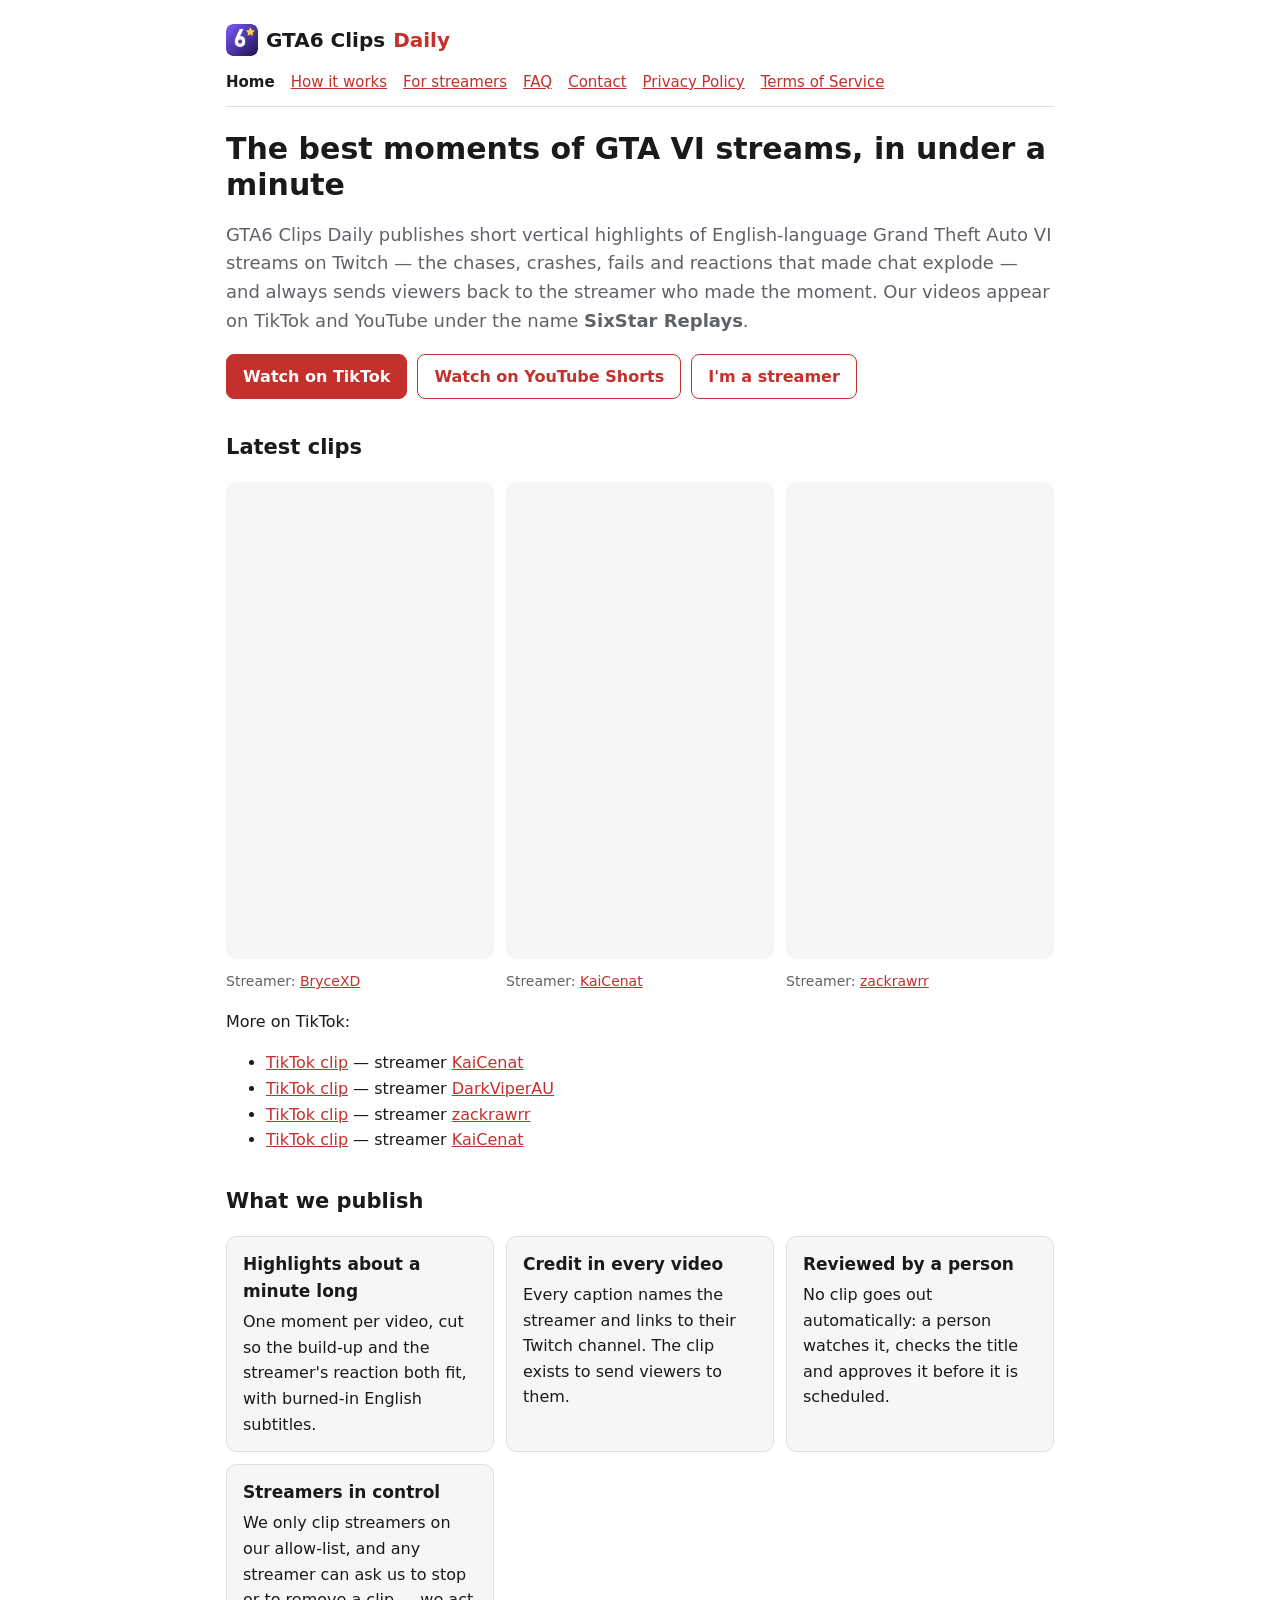
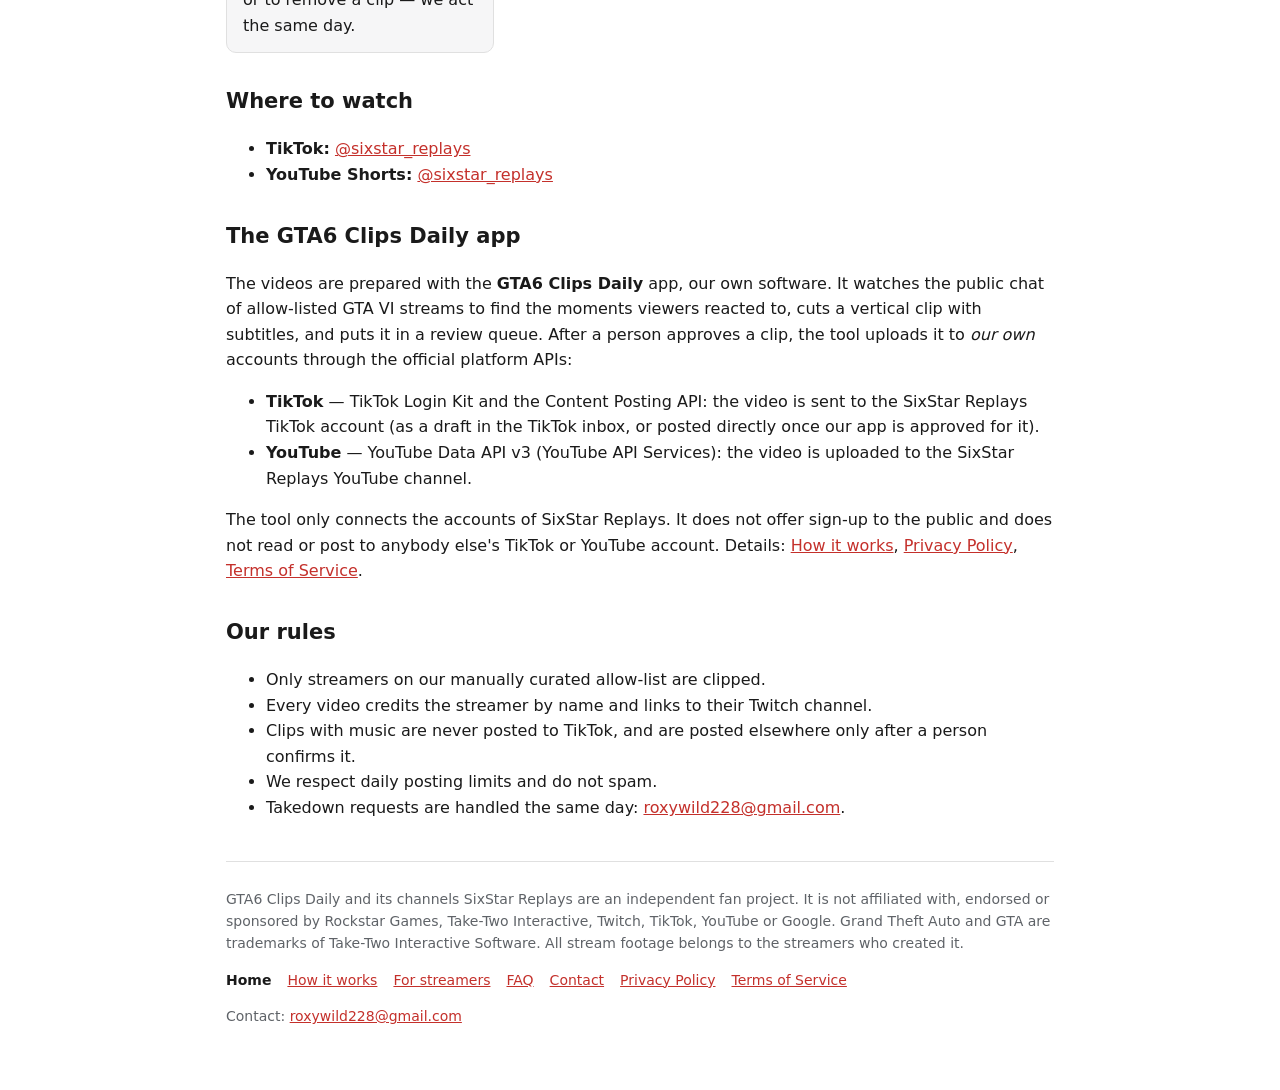
<file: index.html>
<!doctype html>
<html lang="en">
<head>
<meta charset="utf-8">
<meta name="viewport" content="width=device-width, initial-scale=1">
<title>GTA6 Clips Daily — GTA VI stream highlights</title>
<meta name="description" content="Short highlights of English-language GTA VI Twitch streams on TikTok and YouTube Shorts, always crediting the streamer.">
<link rel="icon" type="image/png" sizes="32x32" href="assets/icon-32.png">
<link rel="icon" type="image/png" sizes="512x512" href="assets/icon-512.png">
<link rel="apple-touch-icon" href="assets/icon-180.png">
<meta property="og:image" content="https://yggg582.github.io/gta6-autoclipper-site/assets/icon-512.png">
<link rel="stylesheet" href="style.css">
</head>
<body>
<main>
<header>
  <a class="home" href="./"><img src="assets/icon-180.png" alt="" width="32" height="32"> GTA6 Clips <span>Daily</span></a>
  <nav><a href="index.html" aria-current="page">Home</a><a href="how-it-works.html">How it works</a><a href="streamers.html">For streamers</a><a href="faq.html">FAQ</a><a href="contact.html">Contact</a><a href="privacy.html">Privacy Policy</a><a href="terms.html">Terms of Service</a></nav>
</header>
<h1>The best moments of GTA VI streams, in under a minute</h1>
<p class="lead">GTA6 Clips Daily publishes short vertical highlights of English-language Grand Theft Auto VI streams
on Twitch — the chases, crashes, fails and reactions that made chat explode — and always sends viewers back to the
streamer who made the moment. Our videos appear on TikTok and YouTube under the name <strong>SixStar Replays</strong>.</p>
<div class="cta">
  <a class="btn primary" href="https://www.tiktok.com/@sixstar_replays">Watch on TikTok</a>
  <a class="btn" href="https://www.youtube.com/@sixstar_replays">Watch on YouTube Shorts</a>
  <a class="btn" href="streamers.html">I'm a streamer</a>
</div>

<h2>Latest clips</h2>
<div class="clips">
  <figure><iframe src="https://www.youtube-nocookie.com/embed/oy7c6AU_kBY" title="GTA VI highlight — BryceXD" loading="lazy" allow="encrypted-media; picture-in-picture" allowfullscreen></iframe>
    <figcaption>Streamer: <a href="https://twitch.tv/brycexd">BryceXD</a></figcaption></figure>
  <figure><iframe src="https://www.youtube-nocookie.com/embed/F-o0fwinVl8" title="GTA VI highlight — KaiCenat" loading="lazy" allow="encrypted-media; picture-in-picture" allowfullscreen></iframe>
    <figcaption>Streamer: <a href="https://twitch.tv/kaicenat">KaiCenat</a></figcaption></figure>
  <figure><iframe src="https://www.youtube-nocookie.com/embed/cuJGo-WkTew" title="GTA VI highlight — zackrawrr" loading="lazy" allow="encrypted-media; picture-in-picture" allowfullscreen></iframe>
    <figcaption>Streamer: <a href="https://twitch.tv/zackrawrr">zackrawrr</a></figcaption></figure>
</div>
<p>More on TikTok:</p>
<ul>
  <li><a href="https://www.tiktok.com/@sixstar_replays/video/7710032911558397206">TikTok clip</a> — streamer <a href="https://twitch.tv/kaicenat">KaiCenat</a></li>
  <li><a href="https://www.tiktok.com/@sixstar_replays/video/7709952665857412384">TikTok clip</a> — streamer <a href="https://twitch.tv/darkviperau">DarkViperAU</a></li>
  <li><a href="https://www.tiktok.com/@sixstar_replays/video/7709944524272962848">TikTok clip</a> — streamer <a href="https://twitch.tv/zackrawrr">zackrawrr</a></li>
  <li><a href="https://www.tiktok.com/@sixstar_replays/video/7709877686319009057">TikTok clip</a> — streamer <a href="https://twitch.tv/kaicenat">KaiCenat</a></li>
</ul>

<h2>What we publish</h2>
<div class="cards">
  <div class="card"><h3>Highlights about a minute long</h3><p>One moment per video, cut so the build-up and the
    streamer's reaction both fit, with burned-in English subtitles.</p></div>
  <div class="card"><h3>Credit in every video</h3><p>Every caption names the streamer and links to their Twitch
    channel. The clip exists to send viewers to them.</p></div>
  <div class="card"><h3>Reviewed by a person</h3><p>No clip goes out automatically: a person watches it, checks the
    title and approves it before it is scheduled.</p></div>
  <div class="card"><h3>Streamers in control</h3><p>We only clip streamers on our allow-list, and any streamer can
    ask us to stop or to remove a clip — we act the same day.</p></div>
</div>

<h2>Where to watch</h2>
<ul>
  <li><strong>TikTok:</strong> <a href="https://www.tiktok.com/@sixstar_replays">@sixstar_replays</a></li>
  <li><strong>YouTube Shorts:</strong> <a href="https://www.youtube.com/@sixstar_replays">@sixstar_replays</a></li>
</ul>

<h2>The GTA6 Clips Daily app</h2>
<p>The videos are prepared with the <strong>GTA6 Clips Daily</strong> app, our own software. It watches the public chat of
allow-listed GTA VI streams to find the moments viewers reacted to, cuts a vertical clip with subtitles, and puts it
in a review queue. After a person approves a clip, the tool uploads it to <em>our own</em> accounts through the
official platform APIs:</p>
<ul>
  <li><strong>TikTok</strong> — TikTok Login Kit and the Content Posting API: the video is sent to the SixStar
    Replays TikTok account (as a draft in the TikTok inbox, or posted directly once our app is approved for it).</li>
  <li><strong>YouTube</strong> — YouTube Data API v3 (YouTube API Services): the video is uploaded to the SixStar
    Replays YouTube channel.</li>
</ul>
<p>The tool only connects the accounts of SixStar Replays. It does not offer sign-up to the public and does not read
or post to anybody else's TikTok or YouTube account. Details: <a href="how-it-works.html">How it works</a>,
<a href="privacy.html">Privacy Policy</a>, <a href="terms.html">Terms of Service</a>.</p>

<h2>Our rules</h2>
<ul>
  <li>Only streamers on our manually curated allow-list are clipped.</li>
  <li>Every video credits the streamer by name and links to their Twitch channel.</li>
  <li>Clips with music are never posted to TikTok, and are posted elsewhere only after a person confirms it.</li>
  <li>We respect daily posting limits and do not spam.</li>
  <li>Takedown requests are handled the same day: <a href="mailto:roxywild228@gmail.com">roxywild228@gmail.com</a>.</li>
</ul>
<footer>
  <p>GTA6 Clips Daily and its channels SixStar Replays are an independent fan project. It is not affiliated with, endorsed or sponsored by Rockstar Games,
  Take-Two Interactive, Twitch, TikTok, YouTube or Google. Grand Theft Auto and GTA are trademarks of Take-Two
  Interactive Software. All stream footage belongs to the streamers who created it.</p>
  <nav><a href="index.html" aria-current="page">Home</a><a href="how-it-works.html">How it works</a><a href="streamers.html">For streamers</a><a href="faq.html">FAQ</a><a href="contact.html">Contact</a><a href="privacy.html">Privacy Policy</a><a href="terms.html">Terms of Service</a></nav>
  <p>Contact: <a href="mailto:roxywild228@gmail.com">roxywild228@gmail.com</a></p>
</footer>
</main>
</body>
</html>
</file>
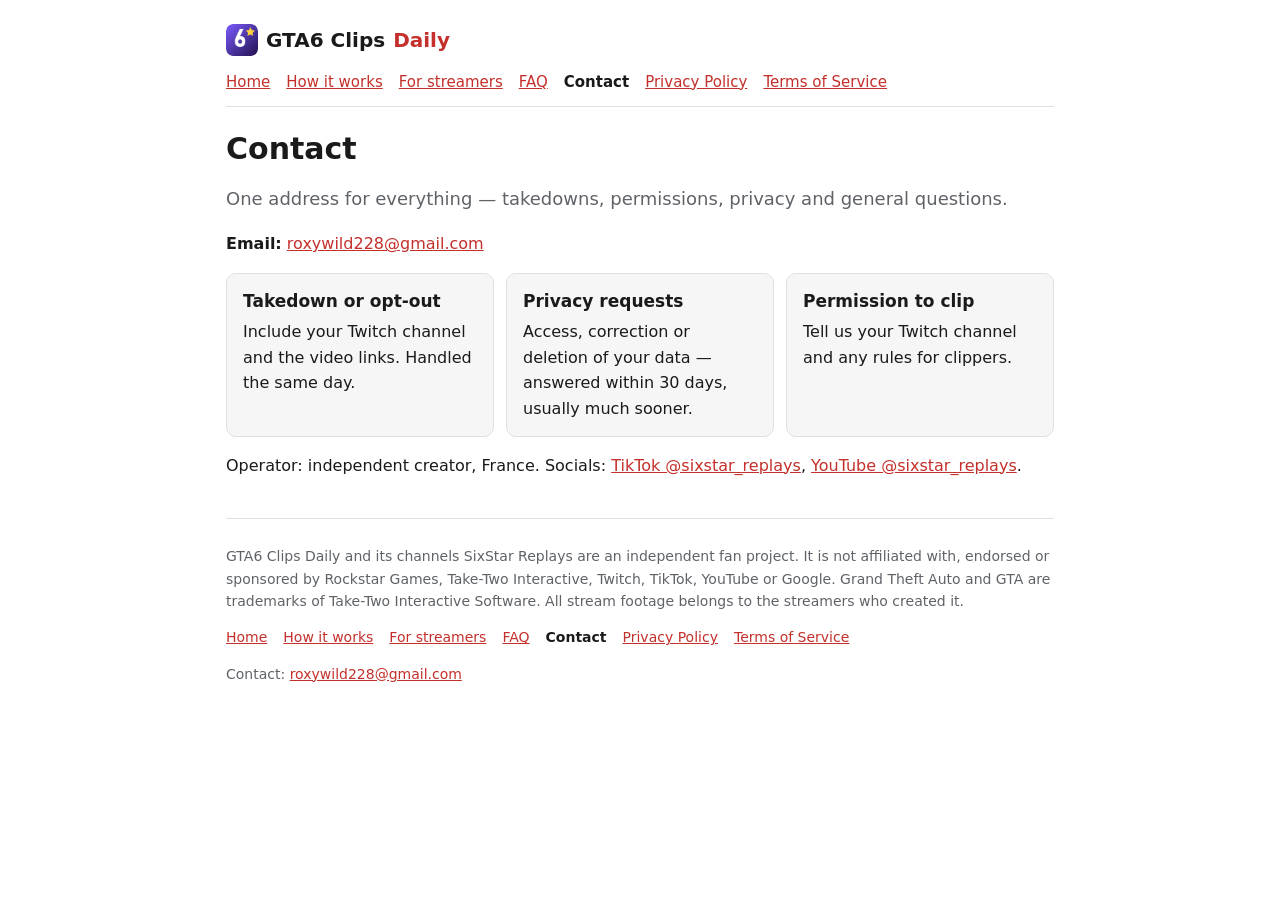
<file: contact.html>
<!doctype html>
<html lang="en">
<head>
<meta charset="utf-8">
<meta name="viewport" content="width=device-width, initial-scale=1">
<title>Contact — GTA6 Clips Daily</title>
<meta name="description" content="Contact SixStar Replays for takedowns, permissions and privacy requests.">
<link rel="icon" type="image/png" sizes="32x32" href="assets/icon-32.png">
<link rel="icon" type="image/png" sizes="512x512" href="assets/icon-512.png">
<link rel="apple-touch-icon" href="assets/icon-180.png">
<meta property="og:image" content="https://yggg582.github.io/gta6-autoclipper-site/assets/icon-512.png">
<link rel="stylesheet" href="style.css">
</head>
<body>
<main>
<header>
  <a class="home" href="./"><img src="assets/icon-180.png" alt="" width="32" height="32"> GTA6 Clips <span>Daily</span></a>
  <nav><a href="index.html">Home</a><a href="how-it-works.html">How it works</a><a href="streamers.html">For streamers</a><a href="faq.html">FAQ</a><a href="contact.html" aria-current="page">Contact</a><a href="privacy.html">Privacy Policy</a><a href="terms.html">Terms of Service</a></nav>
</header>
<h1>Contact</h1>
<p class="lead">One address for everything — takedowns, permissions, privacy and general questions.</p>
<p><strong>Email:</strong> <a href="mailto:roxywild228@gmail.com">roxywild228@gmail.com</a></p>
<div class="cards">
  <div class="card"><h3>Takedown or opt-out</h3><p>Include your Twitch channel and the video links. Handled the
    same day.</p></div>
  <div class="card"><h3>Privacy requests</h3><p>Access, correction or deletion of your data — answered within 30
    days, usually much sooner.</p></div>
  <div class="card"><h3>Permission to clip</h3><p>Tell us your Twitch channel and any rules for clippers.</p></div>
</div>
<p>Operator: independent creator, France. Socials: <a href="https://www.tiktok.com/@sixstar_replays">TikTok @sixstar_replays</a>,
<a href="https://www.youtube.com/@sixstar_replays">YouTube @sixstar_replays</a>.</p>
<footer>
  <p>GTA6 Clips Daily and its channels SixStar Replays are an independent fan project. It is not affiliated with, endorsed or sponsored by Rockstar Games,
  Take-Two Interactive, Twitch, TikTok, YouTube or Google. Grand Theft Auto and GTA are trademarks of Take-Two
  Interactive Software. All stream footage belongs to the streamers who created it.</p>
  <nav><a href="index.html">Home</a><a href="how-it-works.html">How it works</a><a href="streamers.html">For streamers</a><a href="faq.html">FAQ</a><a href="contact.html" aria-current="page">Contact</a><a href="privacy.html">Privacy Policy</a><a href="terms.html">Terms of Service</a></nav>
  <p>Contact: <a href="mailto:roxywild228@gmail.com">roxywild228@gmail.com</a></p>
</footer>
</main>
</body>
</html>
</file>
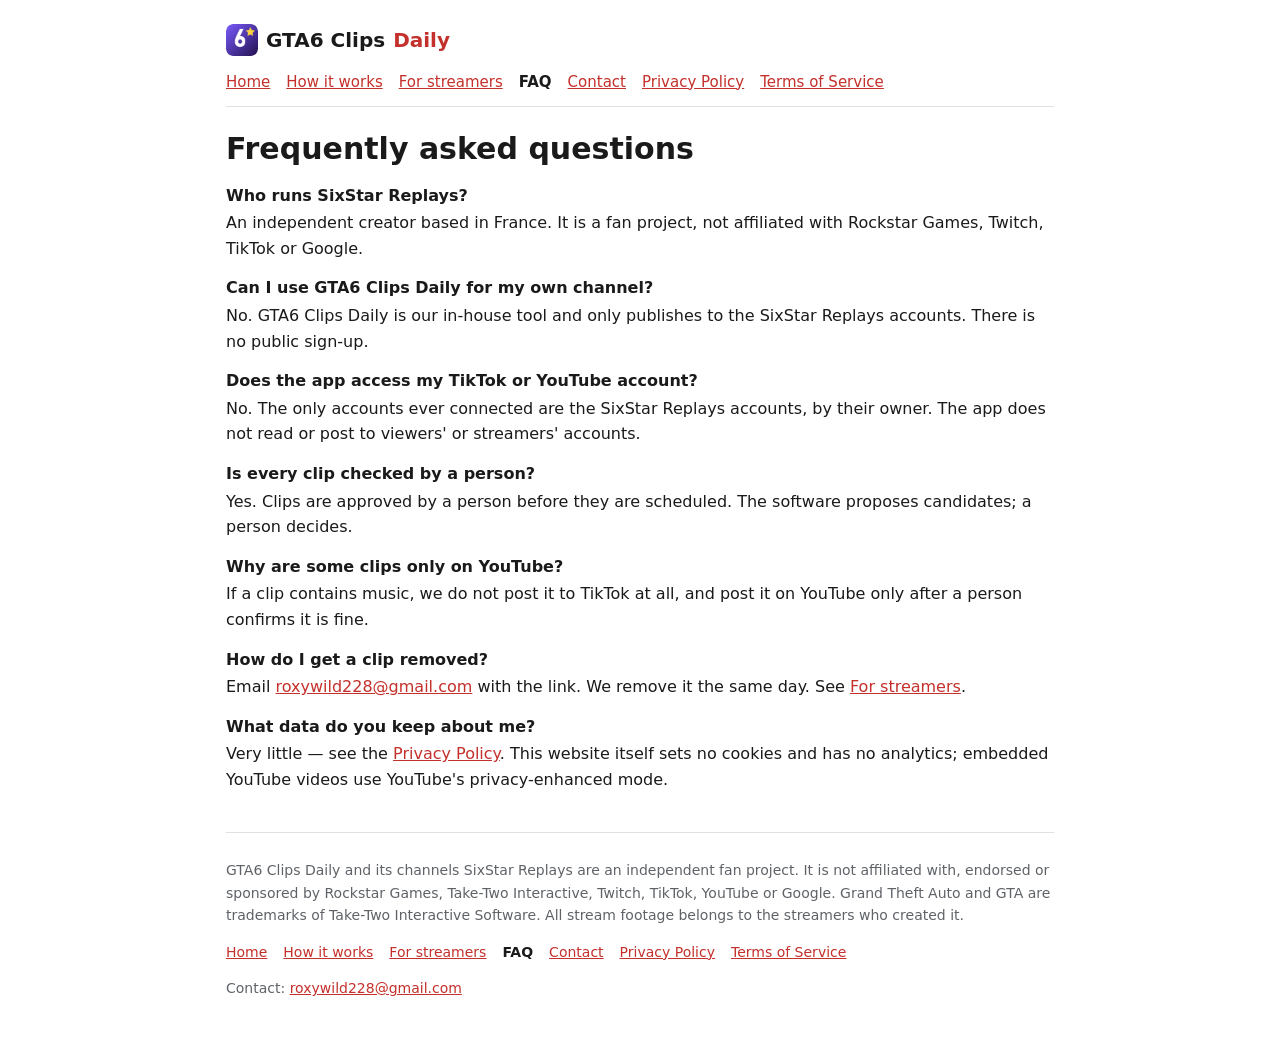
<file: faq.html>
<!doctype html>
<html lang="en">
<head>
<meta charset="utf-8">
<meta name="viewport" content="width=device-width, initial-scale=1">
<title>FAQ — GTA6 Clips Daily</title>
<meta name="description" content="Frequently asked questions about SixStar Replays and GTA6 Clips Daily.">
<link rel="icon" type="image/png" sizes="32x32" href="assets/icon-32.png">
<link rel="icon" type="image/png" sizes="512x512" href="assets/icon-512.png">
<link rel="apple-touch-icon" href="assets/icon-180.png">
<meta property="og:image" content="https://yggg582.github.io/gta6-autoclipper-site/assets/icon-512.png">
<link rel="stylesheet" href="style.css">
</head>
<body>
<main>
<header>
  <a class="home" href="./"><img src="assets/icon-180.png" alt="" width="32" height="32"> GTA6 Clips <span>Daily</span></a>
  <nav><a href="index.html">Home</a><a href="how-it-works.html">How it works</a><a href="streamers.html">For streamers</a><a href="faq.html" aria-current="page">FAQ</a><a href="contact.html">Contact</a><a href="privacy.html">Privacy Policy</a><a href="terms.html">Terms of Service</a></nav>
</header>
<h1>Frequently asked questions</h1>
<dl>
  <dt>Who runs SixStar Replays?</dt>
  <dd>An independent creator based in France. It is a fan project, not affiliated with Rockstar Games, Twitch,
    TikTok or Google.</dd>

  <dt>Can I use GTA6 Clips Daily for my own channel?</dt>
  <dd>No. GTA6 Clips Daily is our in-house tool and only publishes to the SixStar Replays accounts. There is no
    public sign-up.</dd>

  <dt>Does the app access my TikTok or YouTube account?</dt>
  <dd>No. The only accounts ever connected are the SixStar Replays accounts, by their owner. The app does not read
    or post to viewers' or streamers' accounts.</dd>

  <dt>Is every clip checked by a person?</dt>
  <dd>Yes. Clips are approved by a person before they are scheduled. The software proposes candidates; a person
    decides.</dd>

  <dt>Why are some clips only on YouTube?</dt>
  <dd>If a clip contains music, we do not post it to TikTok at all, and post it on YouTube only after a person
    confirms it is fine.</dd>

  <dt>How do I get a clip removed?</dt>
  <dd>Email <a href="mailto:roxywild228@gmail.com">roxywild228@gmail.com</a> with the link. We remove it the same day. See <a href="streamers.html">For streamers</a>.</dd>

  <dt>What data do you keep about me?</dt>
  <dd>Very little — see the <a href="privacy.html">Privacy Policy</a>. This website itself sets no cookies and has no
    analytics; embedded YouTube videos use YouTube's privacy-enhanced mode.</dd>
</dl>
<footer>
  <p>GTA6 Clips Daily and its channels SixStar Replays are an independent fan project. It is not affiliated with, endorsed or sponsored by Rockstar Games,
  Take-Two Interactive, Twitch, TikTok, YouTube or Google. Grand Theft Auto and GTA are trademarks of Take-Two
  Interactive Software. All stream footage belongs to the streamers who created it.</p>
  <nav><a href="index.html">Home</a><a href="how-it-works.html">How it works</a><a href="streamers.html">For streamers</a><a href="faq.html" aria-current="page">FAQ</a><a href="contact.html">Contact</a><a href="privacy.html">Privacy Policy</a><a href="terms.html">Terms of Service</a></nav>
  <p>Contact: <a href="mailto:roxywild228@gmail.com">roxywild228@gmail.com</a></p>
</footer>
</main>
</body>
</html>
</file>
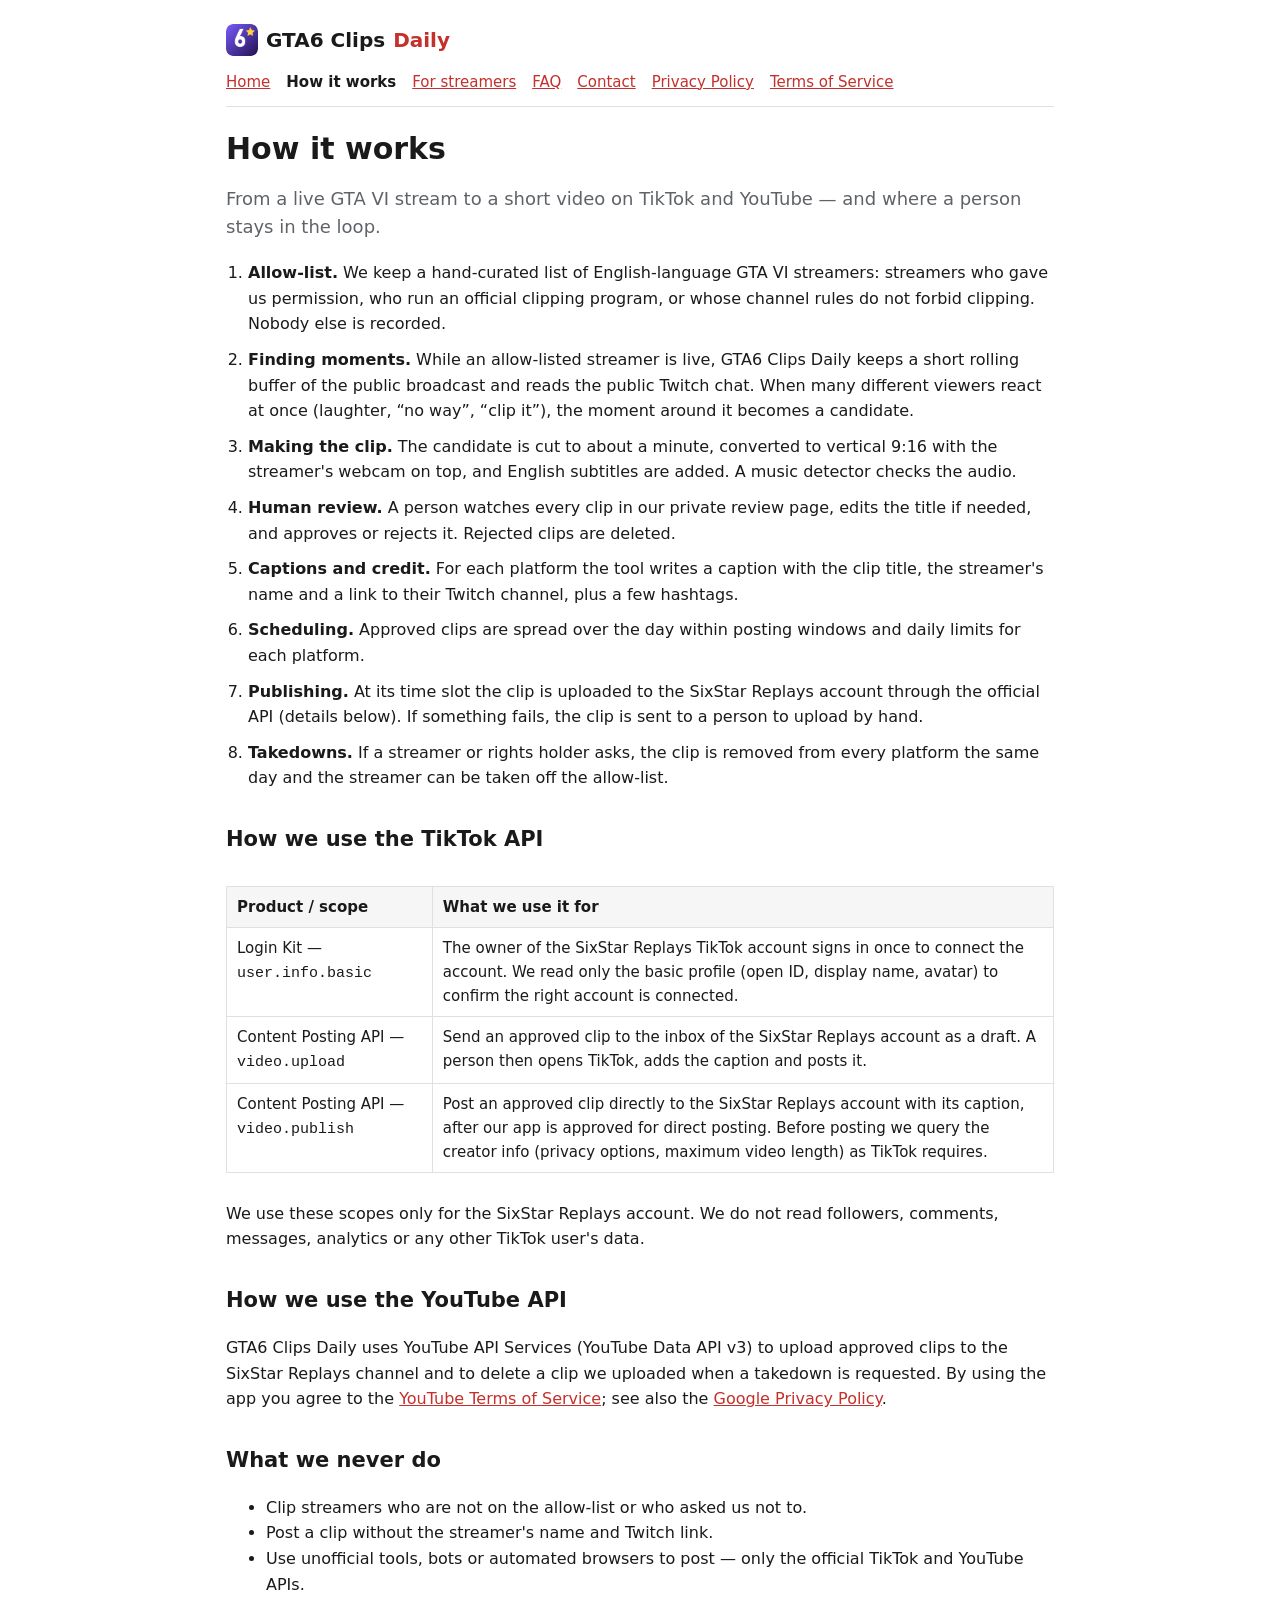
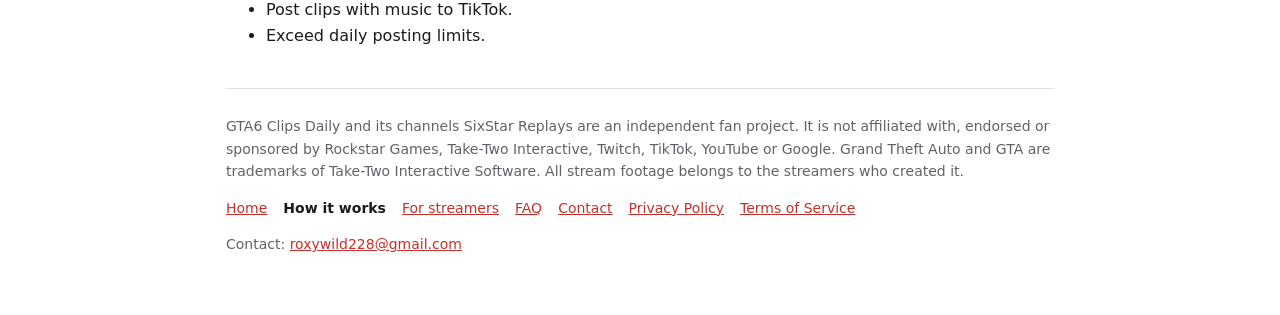
<file: how-it-works.html>
<!doctype html>
<html lang="en">
<head>
<meta charset="utf-8">
<meta name="viewport" content="width=device-width, initial-scale=1">
<title>How it works — GTA6 Clips Daily</title>
<meta name="description" content="How SixStar Replays turns GTA VI stream moments into short videos and how GTA6 Clips Daily uses the TikTok and YouTube APIs.">
<link rel="icon" type="image/png" sizes="32x32" href="assets/icon-32.png">
<link rel="icon" type="image/png" sizes="512x512" href="assets/icon-512.png">
<link rel="apple-touch-icon" href="assets/icon-180.png">
<meta property="og:image" content="https://yggg582.github.io/gta6-autoclipper-site/assets/icon-512.png">
<link rel="stylesheet" href="style.css">
</head>
<body>
<main>
<header>
  <a class="home" href="./"><img src="assets/icon-180.png" alt="" width="32" height="32"> GTA6 Clips <span>Daily</span></a>
  <nav><a href="index.html">Home</a><a href="how-it-works.html" aria-current="page">How it works</a><a href="streamers.html">For streamers</a><a href="faq.html">FAQ</a><a href="contact.html">Contact</a><a href="privacy.html">Privacy Policy</a><a href="terms.html">Terms of Service</a></nav>
</header>
<h1>How it works</h1>
<p class="lead">From a live GTA VI stream to a short video on TikTok and YouTube — and where a person stays in the
loop.</p>

<ol class="steps">
  <li><strong>Allow-list.</strong> We keep a hand-curated list of English-language GTA VI streamers: streamers who
    gave us permission, who run an official clipping program, or whose channel rules do not forbid clipping. Nobody
    else is recorded.</li>
  <li><strong>Finding moments.</strong> While an allow-listed streamer is live, GTA6 Clips Daily keeps a short rolling
    buffer of the public broadcast and reads the public Twitch chat. When many different viewers react at once
    (laughter, “no way”, “clip it”), the moment around it becomes a candidate.</li>
  <li><strong>Making the clip.</strong> The candidate is cut to about a minute, converted to vertical 9:16 with the
    streamer's webcam on top, and English subtitles are added. A music detector checks the audio.</li>
  <li><strong>Human review.</strong> A person watches every clip in our private review page, edits the title if
    needed, and approves or rejects it. Rejected clips are deleted.</li>
  <li><strong>Captions and credit.</strong> For each platform the tool writes a caption with the clip title, the
    streamer's name and a link to their Twitch channel, plus a few hashtags.</li>
  <li><strong>Scheduling.</strong> Approved clips are spread over the day within posting windows and daily limits
    for each platform.</li>
  <li><strong>Publishing.</strong> At its time slot the clip is uploaded to the SixStar Replays account through the
    official API (details below). If something fails, the clip is sent to a person to upload by hand.</li>
  <li><strong>Takedowns.</strong> If a streamer or rights holder asks, the clip is removed from every platform the
    same day and the streamer can be taken off the allow-list.</li>
</ol>

<h2>How we use the TikTok API</h2>
<div class="table-wrap"><table>
  <tr><th>Product / scope</th><th>What we use it for</th></tr>
  <tr><td>Login Kit — <code>user.info.basic</code></td><td>The owner of the SixStar Replays TikTok account signs in
    once to connect the account. We read only the basic profile (open ID, display name, avatar) to confirm the right
    account is connected.</td></tr>
  <tr><td>Content Posting API — <code>video.upload</code></td><td>Send an approved clip to the inbox of the SixStar
    Replays account as a draft. A person then opens TikTok, adds the caption and posts it.</td></tr>
  <tr><td>Content Posting API — <code>video.publish</code></td><td>Post an approved clip directly to the SixStar
    Replays account with its caption, after our app is approved for direct posting. Before posting we query the
    creator info (privacy options, maximum video length) as TikTok requires.</td></tr>
</table></div>
<p>We use these scopes only for the SixStar Replays account. We do not read followers, comments, messages, analytics
or any other TikTok user's data.</p>

<h2>How we use the YouTube API</h2>
<p>GTA6 Clips Daily uses YouTube API Services (YouTube Data API v3) to upload approved clips to the SixStar Replays
channel and to delete a clip we uploaded when a takedown is requested. By using the app you agree to the
<a href="https://www.youtube.com/t/terms">YouTube Terms of Service</a>; see also the
<a href="https://policies.google.com/privacy">Google Privacy Policy</a>.</p>

<h2>What we never do</h2>
<ul>
  <li>Clip streamers who are not on the allow-list or who asked us not to.</li>
  <li>Post a clip without the streamer's name and Twitch link.</li>
  <li>Use unofficial tools, bots or automated browsers to post — only the official TikTok and YouTube APIs.</li>
  <li>Post clips with music to TikTok.</li>
  <li>Exceed daily posting limits.</li>
</ul>
<footer>
  <p>GTA6 Clips Daily and its channels SixStar Replays are an independent fan project. It is not affiliated with, endorsed or sponsored by Rockstar Games,
  Take-Two Interactive, Twitch, TikTok, YouTube or Google. Grand Theft Auto and GTA are trademarks of Take-Two
  Interactive Software. All stream footage belongs to the streamers who created it.</p>
  <nav><a href="index.html">Home</a><a href="how-it-works.html" aria-current="page">How it works</a><a href="streamers.html">For streamers</a><a href="faq.html">FAQ</a><a href="contact.html">Contact</a><a href="privacy.html">Privacy Policy</a><a href="terms.html">Terms of Service</a></nav>
  <p>Contact: <a href="mailto:roxywild228@gmail.com">roxywild228@gmail.com</a></p>
</footer>
</main>
</body>
</html>
</file>
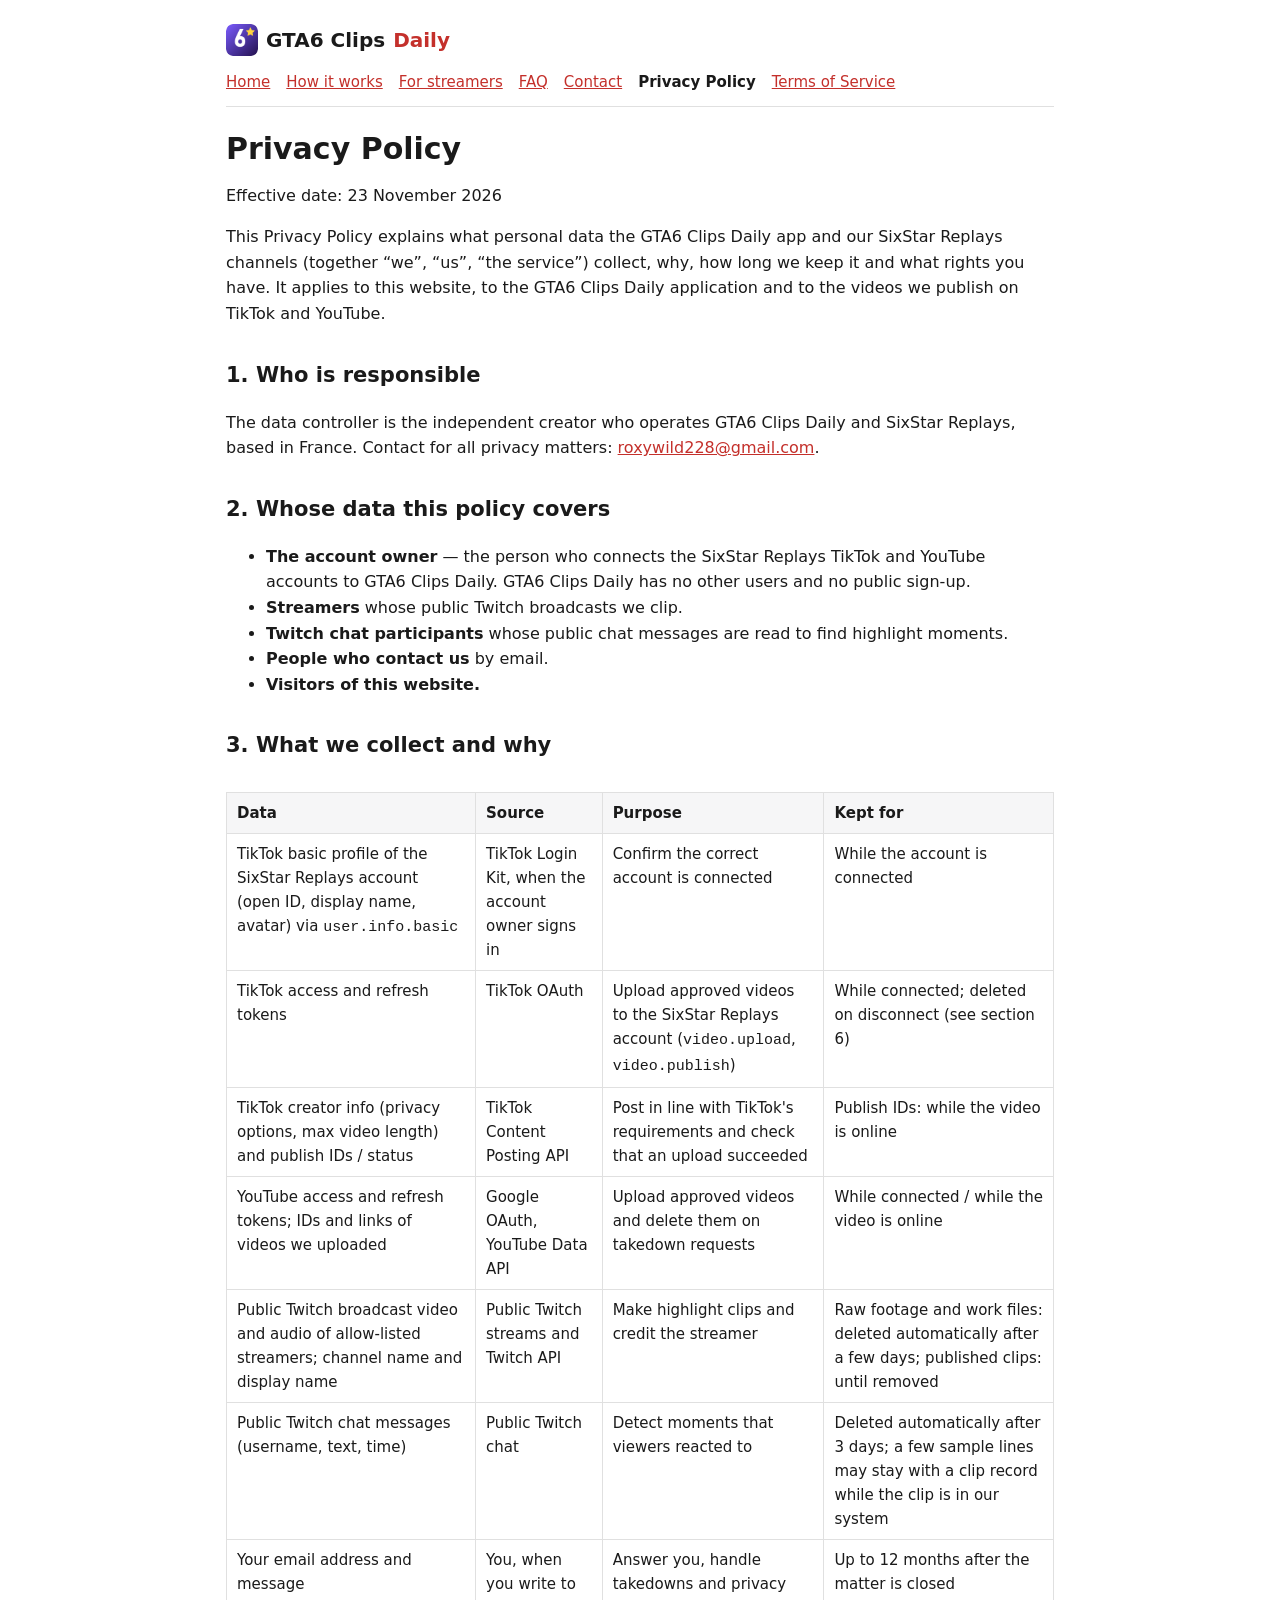
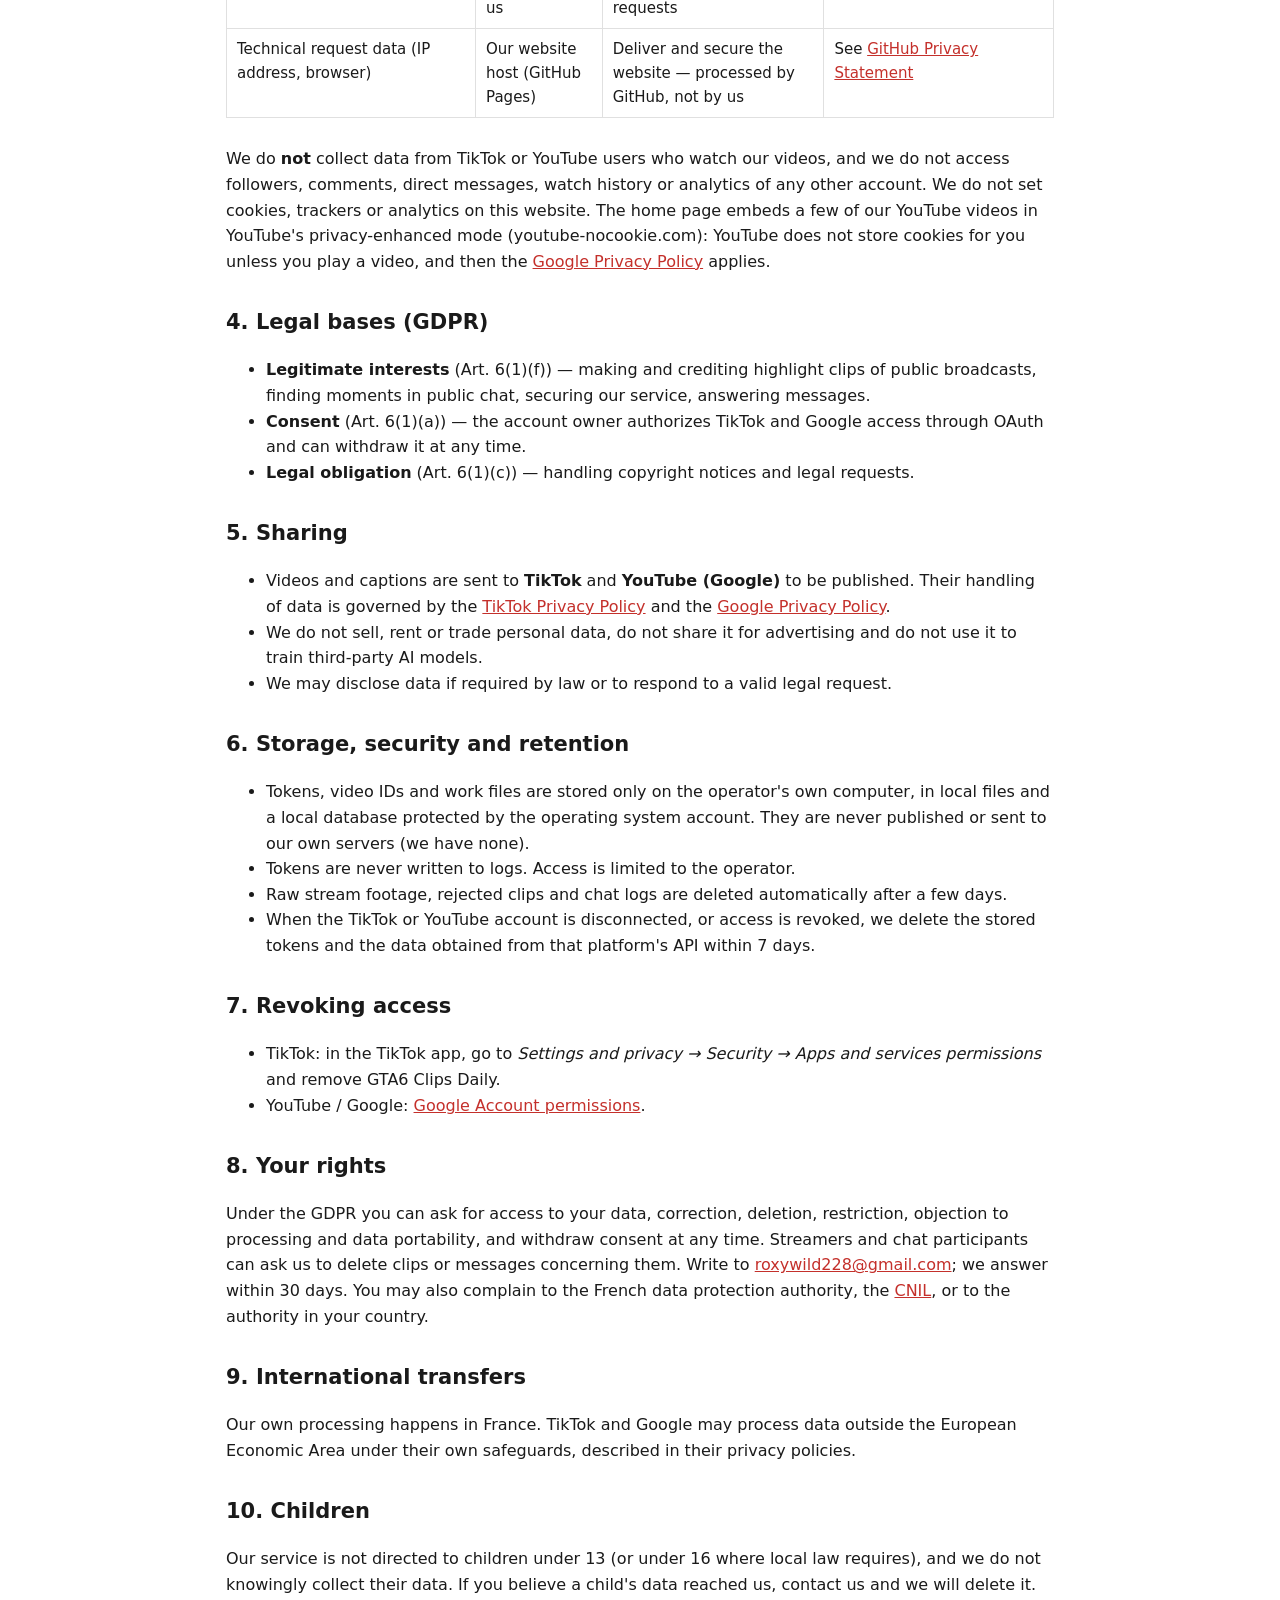
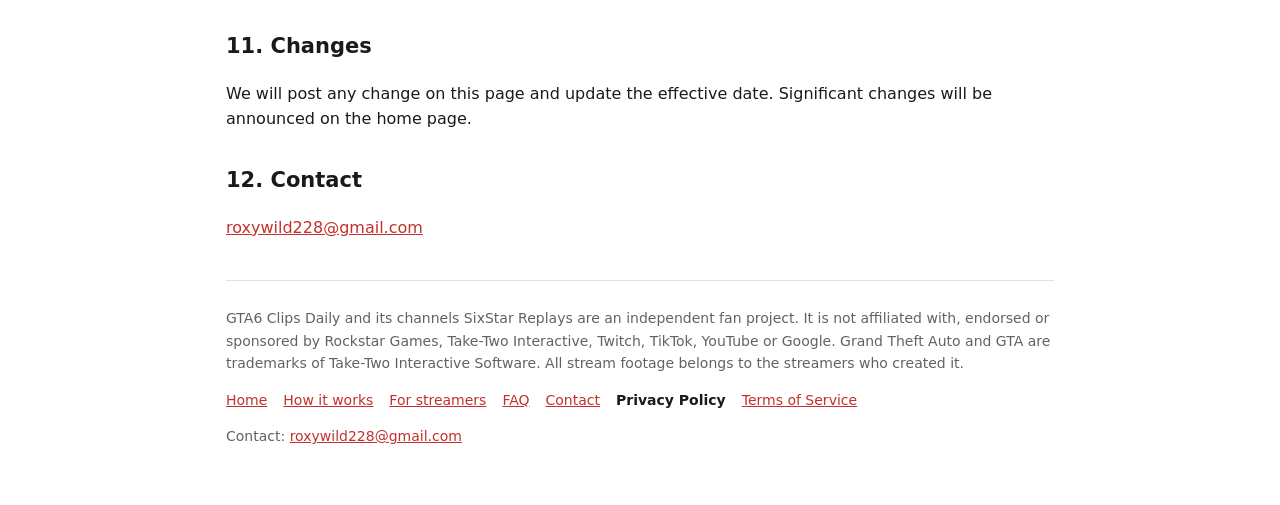
<file: privacy.html>
<!doctype html>
<html lang="en">
<head>
<meta charset="utf-8">
<meta name="viewport" content="width=device-width, initial-scale=1">
<title>Privacy Policy — GTA6 Clips Daily</title>
<meta name="description" content="Privacy Policy of SixStar Replays and GTA6 Clips Daily.">
<link rel="icon" type="image/png" sizes="32x32" href="assets/icon-32.png">
<link rel="icon" type="image/png" sizes="512x512" href="assets/icon-512.png">
<link rel="apple-touch-icon" href="assets/icon-180.png">
<meta property="og:image" content="https://yggg582.github.io/gta6-autoclipper-site/assets/icon-512.png">
<link rel="stylesheet" href="style.css">
</head>
<body>
<main>
<header>
  <a class="home" href="./"><img src="assets/icon-180.png" alt="" width="32" height="32"> GTA6 Clips <span>Daily</span></a>
  <nav><a href="index.html">Home</a><a href="how-it-works.html">How it works</a><a href="streamers.html">For streamers</a><a href="faq.html">FAQ</a><a href="contact.html">Contact</a><a href="privacy.html" aria-current="page">Privacy Policy</a><a href="terms.html">Terms of Service</a></nav>
</header>
<h1>Privacy Policy</h1>
<p>Effective date: 23 November 2026</p>

<p>This Privacy Policy explains what personal data the GTA6 Clips Daily app and our SixStar Replays channels
(together “we”, “us”, “the service”) collect, why, how long we keep it and what rights you have. It applies to this
website, to the GTA6 Clips Daily application and to the videos we publish on TikTok and YouTube.</p>

<h2>1. Who is responsible</h2>
<p>The data controller is the independent creator who operates GTA6 Clips Daily and SixStar Replays, based in France. Contact for all
privacy matters: <a href="mailto:roxywild228@gmail.com">roxywild228@gmail.com</a>.</p>

<h2>2. Whose data this policy covers</h2>
<ul>
  <li><strong>The account owner</strong> — the person who connects the SixStar Replays TikTok and YouTube accounts to
    GTA6 Clips Daily. GTA6 Clips Daily has no other users and no public sign-up.</li>
  <li><strong>Streamers</strong> whose public Twitch broadcasts we clip.</li>
  <li><strong>Twitch chat participants</strong> whose public chat messages are read to find highlight moments.</li>
  <li><strong>People who contact us</strong> by email.</li>
  <li><strong>Visitors of this website.</strong></li>
</ul>

<h2>3. What we collect and why</h2>
<div class="table-wrap"><table>
  <tr><th>Data</th><th>Source</th><th>Purpose</th><th>Kept for</th></tr>
  <tr><td>TikTok basic profile of the SixStar Replays account (open ID, display name, avatar) via
    <code>user.info.basic</code></td><td>TikTok Login Kit, when the account owner signs in</td>
    <td>Confirm the correct account is connected</td><td>While the account is connected</td></tr>
  <tr><td>TikTok access and refresh tokens</td><td>TikTok OAuth</td><td>Upload approved videos to the SixStar Replays
    account (<code>video.upload</code>, <code>video.publish</code>)</td><td>While connected; deleted on disconnect
    (see section 6)</td></tr>
  <tr><td>TikTok creator info (privacy options, max video length) and publish IDs / status</td><td>TikTok Content
    Posting API</td><td>Post in line with TikTok's requirements and check that an upload succeeded</td>
    <td>Publish IDs: while the video is online</td></tr>
  <tr><td>YouTube access and refresh tokens; IDs and links of videos we uploaded</td><td>Google OAuth, YouTube Data
    API</td><td>Upload approved videos and delete them on takedown requests</td><td>While connected / while the video
    is online</td></tr>
  <tr><td>Public Twitch broadcast video and audio of allow-listed streamers; channel name and display name</td>
    <td>Public Twitch streams and Twitch API</td><td>Make highlight clips and credit the streamer</td><td>Raw footage
    and work files: deleted automatically after a few days; published clips: until removed</td></tr>
  <tr><td>Public Twitch chat messages (username, text, time)</td><td>Public Twitch chat</td><td>Detect moments that
    viewers reacted to</td><td>Deleted automatically after 3 days; a few sample lines may stay with a clip record
    while the clip is in our system</td></tr>
  <tr><td>Your email address and message</td><td>You, when you write to us</td><td>Answer you, handle takedowns and
    privacy requests</td><td>Up to 12 months after the matter is closed</td></tr>
  <tr><td>Technical request data (IP address, browser)</td><td>Our website host (GitHub Pages)</td><td>Deliver and
    secure the website — processed by GitHub, not by us</td><td>See
    <a href="https://docs.github.com/en/site-policy/privacy-policies/github-general-privacy-statement">GitHub
    Privacy Statement</a></td></tr>
</table></div>
<p>We do <strong>not</strong> collect data from TikTok or YouTube users who watch our videos, and we do not access
followers, comments, direct messages, watch history or analytics of any other account. We do not set cookies,
trackers or analytics on this website. The home page embeds a few of our YouTube videos in YouTube's
privacy-enhanced mode (youtube-nocookie.com): YouTube does not store cookies for you unless you play a video, and then
the <a href="https://policies.google.com/privacy">Google Privacy Policy</a> applies.</p>

<h2>4. Legal bases (GDPR)</h2>
<ul>
  <li><strong>Legitimate interests</strong> (Art. 6(1)(f)) — making and crediting highlight clips of public broadcasts,
    finding moments in public chat, securing our service, answering messages.</li>
  <li><strong>Consent</strong> (Art. 6(1)(a)) — the account owner authorizes TikTok and Google access through OAuth
    and can withdraw it at any time.</li>
  <li><strong>Legal obligation</strong> (Art. 6(1)(c)) — handling copyright notices and legal requests.</li>
</ul>

<h2>5. Sharing</h2>
<ul>
  <li>Videos and captions are sent to <strong>TikTok</strong> and <strong>YouTube (Google)</strong> to be published.
    Their handling of data is governed by the <a href="https://www.tiktok.com/legal/page/eea/privacy-policy/en">TikTok
    Privacy Policy</a> and the <a href="https://policies.google.com/privacy">Google Privacy Policy</a>.</li>
  <li>We do not sell, rent or trade personal data, do not share it for advertising and do not use it to train
    third-party AI models.</li>
  <li>We may disclose data if required by law or to respond to a valid legal request.</li>
</ul>

<h2>6. Storage, security and retention</h2>
<ul>
  <li>Tokens, video IDs and work files are stored only on the operator's own computer, in local files and a local
    database protected by the operating system account. They are never published or sent to our own servers (we have
    none).</li>
  <li>Tokens are never written to logs. Access is limited to the operator.</li>
  <li>Raw stream footage, rejected clips and chat logs are deleted automatically after a few days.</li>
  <li>When the TikTok or YouTube account is disconnected, or access is revoked, we delete the stored tokens and the
    data obtained from that platform's API within 7 days.</li>
</ul>

<h2>7. Revoking access</h2>
<ul>
  <li>TikTok: in the TikTok app, go to <em>Settings and privacy → Security → Apps and services permissions</em> and
    remove GTA6 Clips Daily.</li>
  <li>YouTube / Google: <a href="https://myaccount.google.com/permissions">Google Account permissions</a>.</li>
</ul>

<h2>8. Your rights</h2>
<p>Under the GDPR you can ask for access to your data, correction, deletion, restriction, objection to processing
and data portability, and withdraw consent at any time. Streamers and chat participants can ask us to delete clips or
messages concerning them. Write to <a href="mailto:roxywild228@gmail.com">roxywild228@gmail.com</a>; we answer within 30 days. You may also complain to the French data
protection authority, the <a href="https://www.cnil.fr/">CNIL</a>, or to the authority in your country.</p>

<h2>9. International transfers</h2>
<p>Our own processing happens in France. TikTok and Google may process data outside the European Economic Area under
their own safeguards, described in their privacy policies.</p>

<h2>10. Children</h2>
<p>Our service is not directed to children under 13 (or under 16 where local law requires), and we do not knowingly
collect their data. If you believe a child's data reached us, contact us and we will delete it.</p>

<h2>11. Changes</h2>
<p>We will post any change on this page and update the effective date. Significant changes will be announced on the
home page.</p>

<h2>12. Contact</h2>
<p><a href="mailto:roxywild228@gmail.com">roxywild228@gmail.com</a></p>
<footer>
  <p>GTA6 Clips Daily and its channels SixStar Replays are an independent fan project. It is not affiliated with, endorsed or sponsored by Rockstar Games,
  Take-Two Interactive, Twitch, TikTok, YouTube or Google. Grand Theft Auto and GTA are trademarks of Take-Two
  Interactive Software. All stream footage belongs to the streamers who created it.</p>
  <nav><a href="index.html">Home</a><a href="how-it-works.html">How it works</a><a href="streamers.html">For streamers</a><a href="faq.html">FAQ</a><a href="contact.html">Contact</a><a href="privacy.html" aria-current="page">Privacy Policy</a><a href="terms.html">Terms of Service</a></nav>
  <p>Contact: <a href="mailto:roxywild228@gmail.com">roxywild228@gmail.com</a></p>
</footer>
</main>
</body>
</html>
</file>
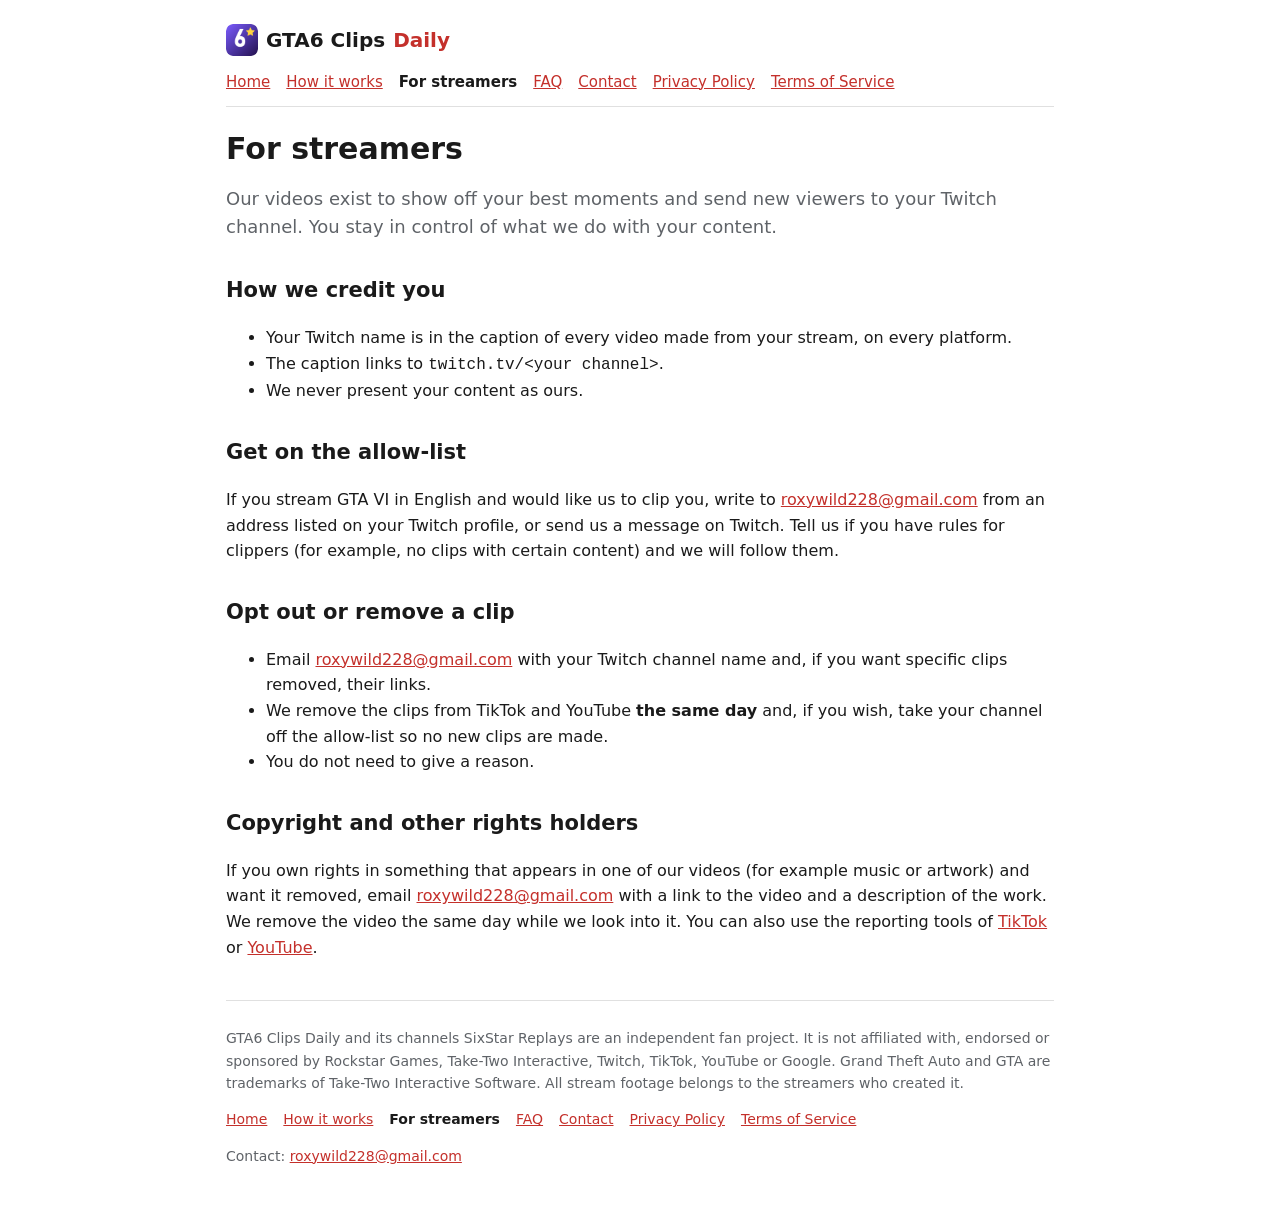
<file: streamers.html>
<!doctype html>
<html lang="en">
<head>
<meta charset="utf-8">
<meta name="viewport" content="width=device-width, initial-scale=1">
<title>For streamers — GTA6 Clips Daily</title>
<meta name="description" content="Credit, allow-list, opt-out and same-day takedowns for streamers.">
<link rel="icon" type="image/png" sizes="32x32" href="assets/icon-32.png">
<link rel="icon" type="image/png" sizes="512x512" href="assets/icon-512.png">
<link rel="apple-touch-icon" href="assets/icon-180.png">
<meta property="og:image" content="https://yggg582.github.io/gta6-autoclipper-site/assets/icon-512.png">
<link rel="stylesheet" href="style.css">
</head>
<body>
<main>
<header>
  <a class="home" href="./"><img src="assets/icon-180.png" alt="" width="32" height="32"> GTA6 Clips <span>Daily</span></a>
  <nav><a href="index.html">Home</a><a href="how-it-works.html">How it works</a><a href="streamers.html" aria-current="page">For streamers</a><a href="faq.html">FAQ</a><a href="contact.html">Contact</a><a href="privacy.html">Privacy Policy</a><a href="terms.html">Terms of Service</a></nav>
</header>
<h1>For streamers</h1>
<p class="lead">Our videos exist to show off your best moments and send new viewers to your Twitch channel. You stay
in control of what we do with your content.</p>

<h2>How we credit you</h2>
<ul>
  <li>Your Twitch name is in the caption of every video made from your stream, on every platform.</li>
  <li>The caption links to <code>twitch.tv/&lt;your channel&gt;</code>.</li>
  <li>We never present your content as ours.</li>
</ul>

<h2>Get on the allow-list</h2>
<p>If you stream GTA VI in English and would like us to clip you, write to <a href="mailto:roxywild228@gmail.com">roxywild228@gmail.com</a> from an address listed on your
Twitch profile, or send us a message on Twitch. Tell us if you have rules for clippers (for example, no clips with
certain content) and we will follow them.</p>

<h2>Opt out or remove a clip</h2>
<ul>
  <li>Email <a href="mailto:roxywild228@gmail.com">roxywild228@gmail.com</a> with your Twitch channel name and, if you want specific clips removed, their links.</li>
  <li>We remove the clips from TikTok and YouTube <strong>the same day</strong> and, if you wish, take your channel
    off the allow-list so no new clips are made.</li>
  <li>You do not need to give a reason.</li>
</ul>

<h2>Copyright and other rights holders</h2>
<p>If you own rights in something that appears in one of our videos (for example music or artwork) and want it
removed, email <a href="mailto:roxywild228@gmail.com">roxywild228@gmail.com</a> with a link to the video and a description of the work. We remove the video the same day while
we look into it. You can also use the reporting tools of
<a href="https://www.tiktok.com/legal/page/global/copyright-policy/en">TikTok</a> or
<a href="https://support.google.com/youtube/answer/2807622">YouTube</a>.</p>
<footer>
  <p>GTA6 Clips Daily and its channels SixStar Replays are an independent fan project. It is not affiliated with, endorsed or sponsored by Rockstar Games,
  Take-Two Interactive, Twitch, TikTok, YouTube or Google. Grand Theft Auto and GTA are trademarks of Take-Two
  Interactive Software. All stream footage belongs to the streamers who created it.</p>
  <nav><a href="index.html">Home</a><a href="how-it-works.html">How it works</a><a href="streamers.html" aria-current="page">For streamers</a><a href="faq.html">FAQ</a><a href="contact.html">Contact</a><a href="privacy.html">Privacy Policy</a><a href="terms.html">Terms of Service</a></nav>
  <p>Contact: <a href="mailto:roxywild228@gmail.com">roxywild228@gmail.com</a></p>
</footer>
</main>
</body>
</html>
</file>
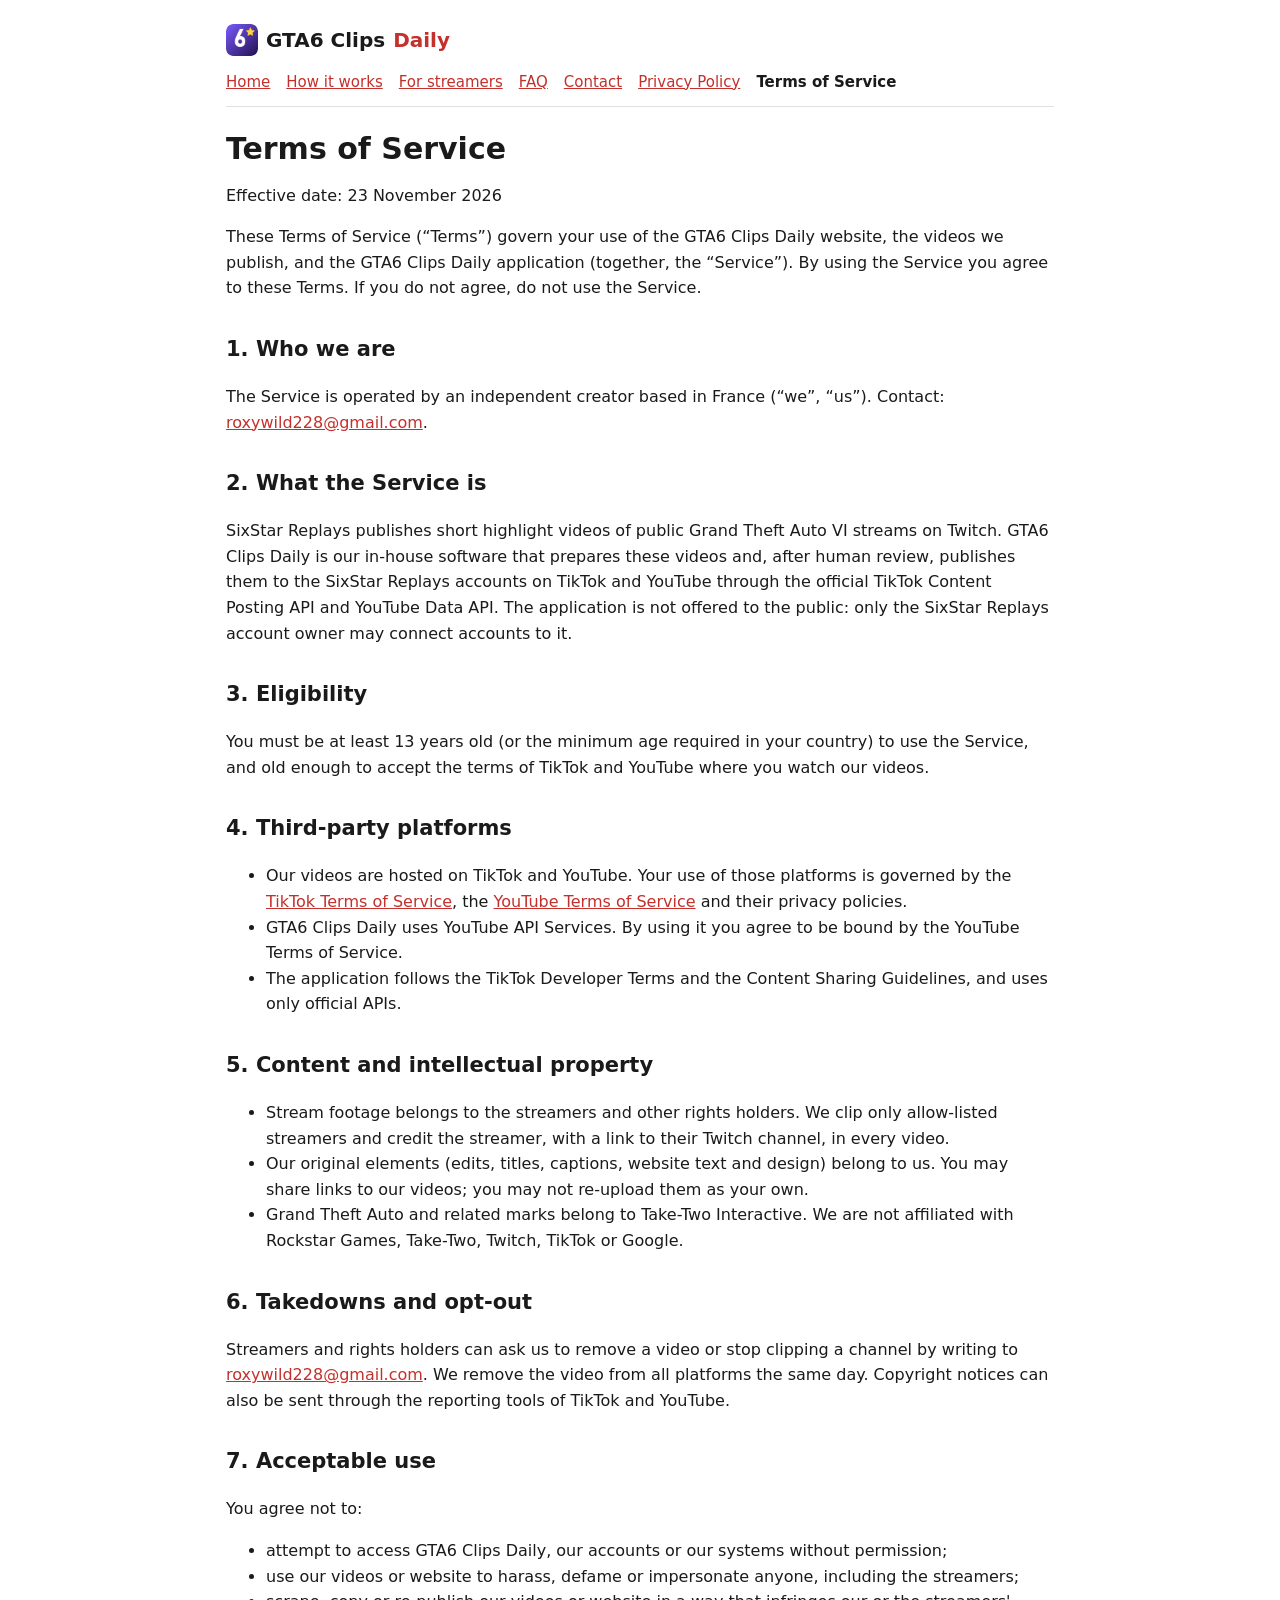
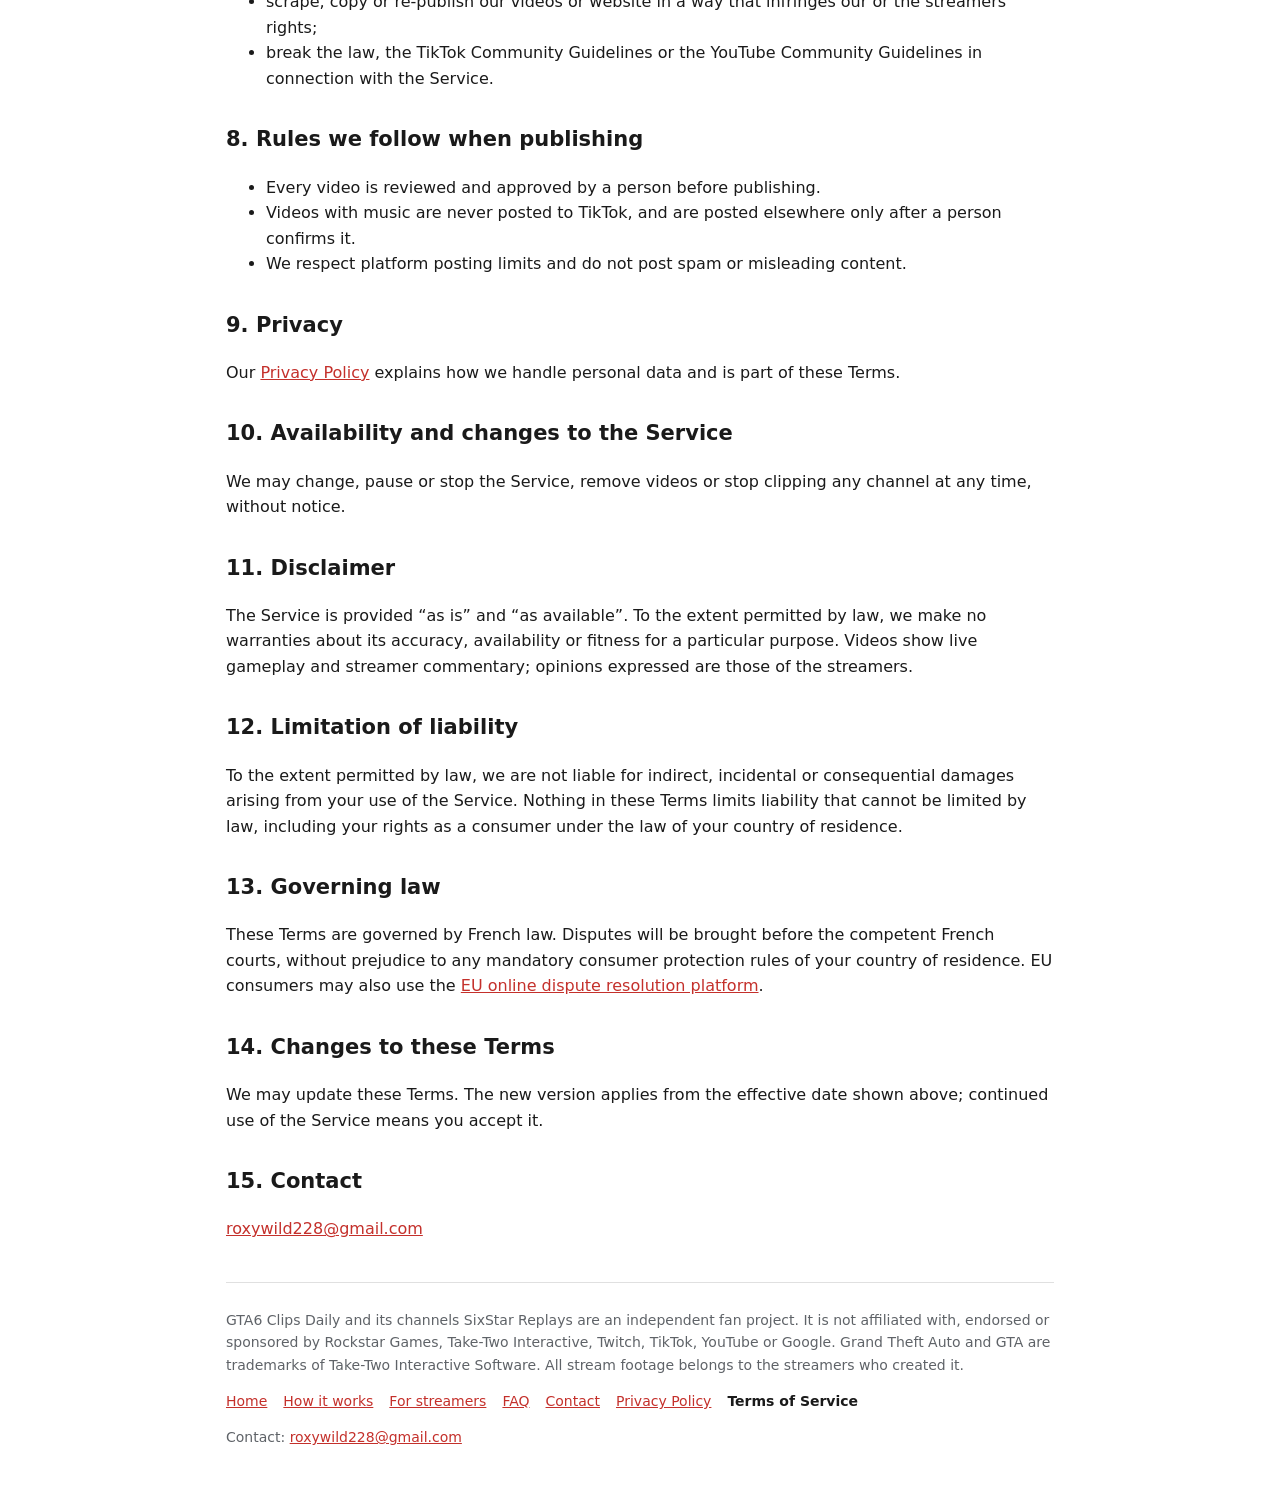
<file: terms.html>
<!doctype html>
<html lang="en">
<head>
<meta charset="utf-8">
<meta name="viewport" content="width=device-width, initial-scale=1">
<title>Terms of Service — GTA6 Clips Daily</title>
<meta name="description" content="Terms of Service of SixStar Replays and GTA6 Clips Daily.">
<link rel="icon" type="image/png" sizes="32x32" href="assets/icon-32.png">
<link rel="icon" type="image/png" sizes="512x512" href="assets/icon-512.png">
<link rel="apple-touch-icon" href="assets/icon-180.png">
<meta property="og:image" content="https://yggg582.github.io/gta6-autoclipper-site/assets/icon-512.png">
<link rel="stylesheet" href="style.css">
</head>
<body>
<main>
<header>
  <a class="home" href="./"><img src="assets/icon-180.png" alt="" width="32" height="32"> GTA6 Clips <span>Daily</span></a>
  <nav><a href="index.html">Home</a><a href="how-it-works.html">How it works</a><a href="streamers.html">For streamers</a><a href="faq.html">FAQ</a><a href="contact.html">Contact</a><a href="privacy.html">Privacy Policy</a><a href="terms.html" aria-current="page">Terms of Service</a></nav>
</header>
<h1>Terms of Service</h1>
<p>Effective date: 23 November 2026</p>

<p>These Terms of Service (“Terms”) govern your use of the GTA6 Clips Daily website, the videos we publish, and the
GTA6 Clips Daily application (together, the “Service”). By using the Service you agree to these Terms. If you do not
agree, do not use the Service.</p>

<h2>1. Who we are</h2>
<p>The Service is operated by an independent creator based in France (“we”, “us”). Contact: <a href="mailto:roxywild228@gmail.com">roxywild228@gmail.com</a>.</p>

<h2>2. What the Service is</h2>
<p>SixStar Replays publishes short highlight videos of public Grand Theft Auto VI streams on Twitch. GTA6 Clips
Daily is our in-house software that prepares these videos and, after human review, publishes them to the
SixStar Replays accounts on TikTok and YouTube through the official TikTok Content Posting API and YouTube Data API.
The application is not offered to the public: only the SixStar Replays account owner may connect accounts to it.</p>

<h2>3. Eligibility</h2>
<p>You must be at least 13 years old (or the minimum age required in your country) to use the Service, and old
enough to accept the terms of TikTok and YouTube where you watch our videos.</p>

<h2>4. Third-party platforms</h2>
<ul>
  <li>Our videos are hosted on TikTok and YouTube. Your use of those platforms is governed by the
    <a href="https://www.tiktok.com/legal/page/eea/terms-of-service/en">TikTok Terms of Service</a>, the
    <a href="https://www.youtube.com/t/terms">YouTube Terms of Service</a> and their privacy policies.</li>
  <li>GTA6 Clips Daily uses YouTube API Services. By using it you agree to be bound by the YouTube Terms of
    Service.</li>
  <li>The application follows the TikTok Developer Terms and the Content Sharing Guidelines, and uses only official
    APIs.</li>
</ul>

<h2>5. Content and intellectual property</h2>
<ul>
  <li>Stream footage belongs to the streamers and other rights holders. We clip only allow-listed streamers and
    credit the streamer, with a link to their Twitch channel, in every video.</li>
  <li>Our original elements (edits, titles, captions, website text and design) belong to us. You may share links to
    our videos; you may not re-upload them as your own.</li>
  <li>Grand Theft Auto and related marks belong to Take-Two Interactive. We are not affiliated with Rockstar Games,
    Take-Two, Twitch, TikTok or Google.</li>
</ul>

<h2>6. Takedowns and opt-out</h2>
<p>Streamers and rights holders can ask us to remove a video or stop clipping a channel by writing to <a href="mailto:roxywild228@gmail.com">roxywild228@gmail.com</a>. We
remove the video from all platforms the same day. Copyright notices can also be sent through the reporting tools of
TikTok and YouTube.</p>

<h2>7. Acceptable use</h2>
<p>You agree not to:</p>
<ul>
  <li>attempt to access GTA6 Clips Daily, our accounts or our systems without permission;</li>
  <li>use our videos or website to harass, defame or impersonate anyone, including the streamers;</li>
  <li>scrape, copy or re-publish our videos or website in a way that infringes our or the streamers' rights;</li>
  <li>break the law, the TikTok Community Guidelines or the YouTube Community Guidelines in connection with the
    Service.</li>
</ul>

<h2>8. Rules we follow when publishing</h2>
<ul>
  <li>Every video is reviewed and approved by a person before publishing.</li>
  <li>Videos with music are never posted to TikTok, and are posted elsewhere only after a person confirms it.</li>
  <li>We respect platform posting limits and do not post spam or misleading content.</li>
</ul>

<h2>9. Privacy</h2>
<p>Our <a href="privacy.html">Privacy Policy</a> explains how we handle personal data and is part of these Terms.</p>

<h2>10. Availability and changes to the Service</h2>
<p>We may change, pause or stop the Service, remove videos or stop clipping any channel at any time, without notice.
</p>

<h2>11. Disclaimer</h2>
<p>The Service is provided “as is” and “as available”. To the extent permitted by law, we make no warranties about
its accuracy, availability or fitness for a particular purpose. Videos show live gameplay and streamer commentary;
opinions expressed are those of the streamers.</p>

<h2>12. Limitation of liability</h2>
<p>To the extent permitted by law, we are not liable for indirect, incidental or consequential damages arising from
your use of the Service. Nothing in these Terms limits liability that cannot be limited by law, including your
rights as a consumer under the law of your country of residence.</p>

<h2>13. Governing law</h2>
<p>These Terms are governed by French law. Disputes will be brought before the competent French courts, without
prejudice to any mandatory consumer protection rules of your country of residence. EU consumers may also use the
<a href="https://ec.europa.eu/consumers/odr">EU online dispute resolution platform</a>.</p>

<h2>14. Changes to these Terms</h2>
<p>We may update these Terms. The new version applies from the effective date shown above; continued use of the
Service means you accept it.</p>

<h2>15. Contact</h2>
<p><a href="mailto:roxywild228@gmail.com">roxywild228@gmail.com</a></p>
<footer>
  <p>GTA6 Clips Daily and its channels SixStar Replays are an independent fan project. It is not affiliated with, endorsed or sponsored by Rockstar Games,
  Take-Two Interactive, Twitch, TikTok, YouTube or Google. Grand Theft Auto and GTA are trademarks of Take-Two
  Interactive Software. All stream footage belongs to the streamers who created it.</p>
  <nav><a href="index.html">Home</a><a href="how-it-works.html">How it works</a><a href="streamers.html">For streamers</a><a href="faq.html">FAQ</a><a href="contact.html">Contact</a><a href="privacy.html">Privacy Policy</a><a href="terms.html" aria-current="page">Terms of Service</a></nav>
  <p>Contact: <a href="mailto:roxywild228@gmail.com">roxywild228@gmail.com</a></p>
</footer>
</main>
</body>
</html>
</file>
<file: style.css>
:root { --bg: #ffffff; --panel: #f6f6f7; --text: #1a1a1a; --muted: #5f6368; --accent: #c4302b; --line: #e0e0e0; }
@media (prefers-color-scheme: dark) { :root { --bg: #121212; --panel: #1c1c1e; --text: #ececec; --muted: #a0a0a0; --accent: #ff4e45; --line: #333; } }
* { box-sizing: border-box; }
body { margin: 0; background: var(--bg); color: var(--text); font: 16px/1.6 system-ui, -apple-system, "Segoe UI", Roboto, sans-serif; }
main { max-width: 860px; margin: 0 auto; padding: 24px 16px 48px; }
header { border-bottom: 1px solid var(--line); padding-bottom: 12px; margin-bottom: 24px; }
header a.home { font-weight: 700; font-size: 20px; color: var(--text); text-decoration: none; }
header a.home span { color: var(--accent); }
nav { margin-top: 6px; font-size: 15px; display: flex; flex-wrap: wrap; gap: 4px 16px; }
nav a[aria-current] { color: var(--text); font-weight: 600; text-decoration: none; }
a { color: var(--accent); }
h1 { font-size: 30px; line-height: 1.2; margin: 8px 0 12px; }
h2 { font-size: 21px; margin-top: 32px; }
h3 { font-size: 17px; margin: 20px 0 4px; }
.lead { font-size: 18px; color: var(--muted); }
.cards { display: grid; grid-template-columns: repeat(auto-fit, minmax(min(100%, 240px), 1fr)); gap: 12px; margin: 16px 0; }
.card { background: var(--panel); border: 1px solid var(--line); border-radius: 10px; padding: 14px 16px; }
.card h3 { margin-top: 0; }
.card p { margin: 0; }
ol.steps { padding-left: 22px; }
ol.steps li { margin-bottom: 10px; }
.cta { display: flex; flex-wrap: wrap; gap: 10px; margin: 16px 0; }
.btn { display: inline-block; padding: 9px 16px; border-radius: 8px; border: 1px solid var(--accent); text-decoration: none; font-weight: 600; }
.btn.primary { background: var(--accent); color: #fff; }
.note { border-left: 3px solid var(--accent); background: var(--panel); padding: 10px 14px; border-radius: 0 8px 8px 0; }
table { border-collapse: collapse; width: 100%; margin: 12px 0; font-size: 15px; }
th, td { border: 1px solid var(--line); padding: 8px 10px; text-align: left; vertical-align: top; }
th { background: var(--panel); }
.table-wrap { overflow-x: auto; }
dt { font-weight: 600; margin-top: 14px; }
dd { margin: 2px 0 0; }
footer { border-top: 1px solid var(--line); margin-top: 40px; padding-top: 12px; color: var(--muted); font-size: 14px; }
footer nav { margin-top: 0; font-size: 14px; }
header a.home { display: inline-flex; align-items: center; gap: 8px; }
header a.home img { border-radius: 7px; }
.clips { display: grid; grid-template-columns: repeat(auto-fit, minmax(min(100%, 180px), 1fr)); gap: 12px; margin: 12px 0; }
.clips figure { margin: 0; }
.clips iframe { width: 100%; aspect-ratio: 9 / 16; border: 0; border-radius: 10px; background: var(--panel); }
.clips figcaption { font-size: 14px; color: var(--muted); margin-top: 4px; }
</file>
